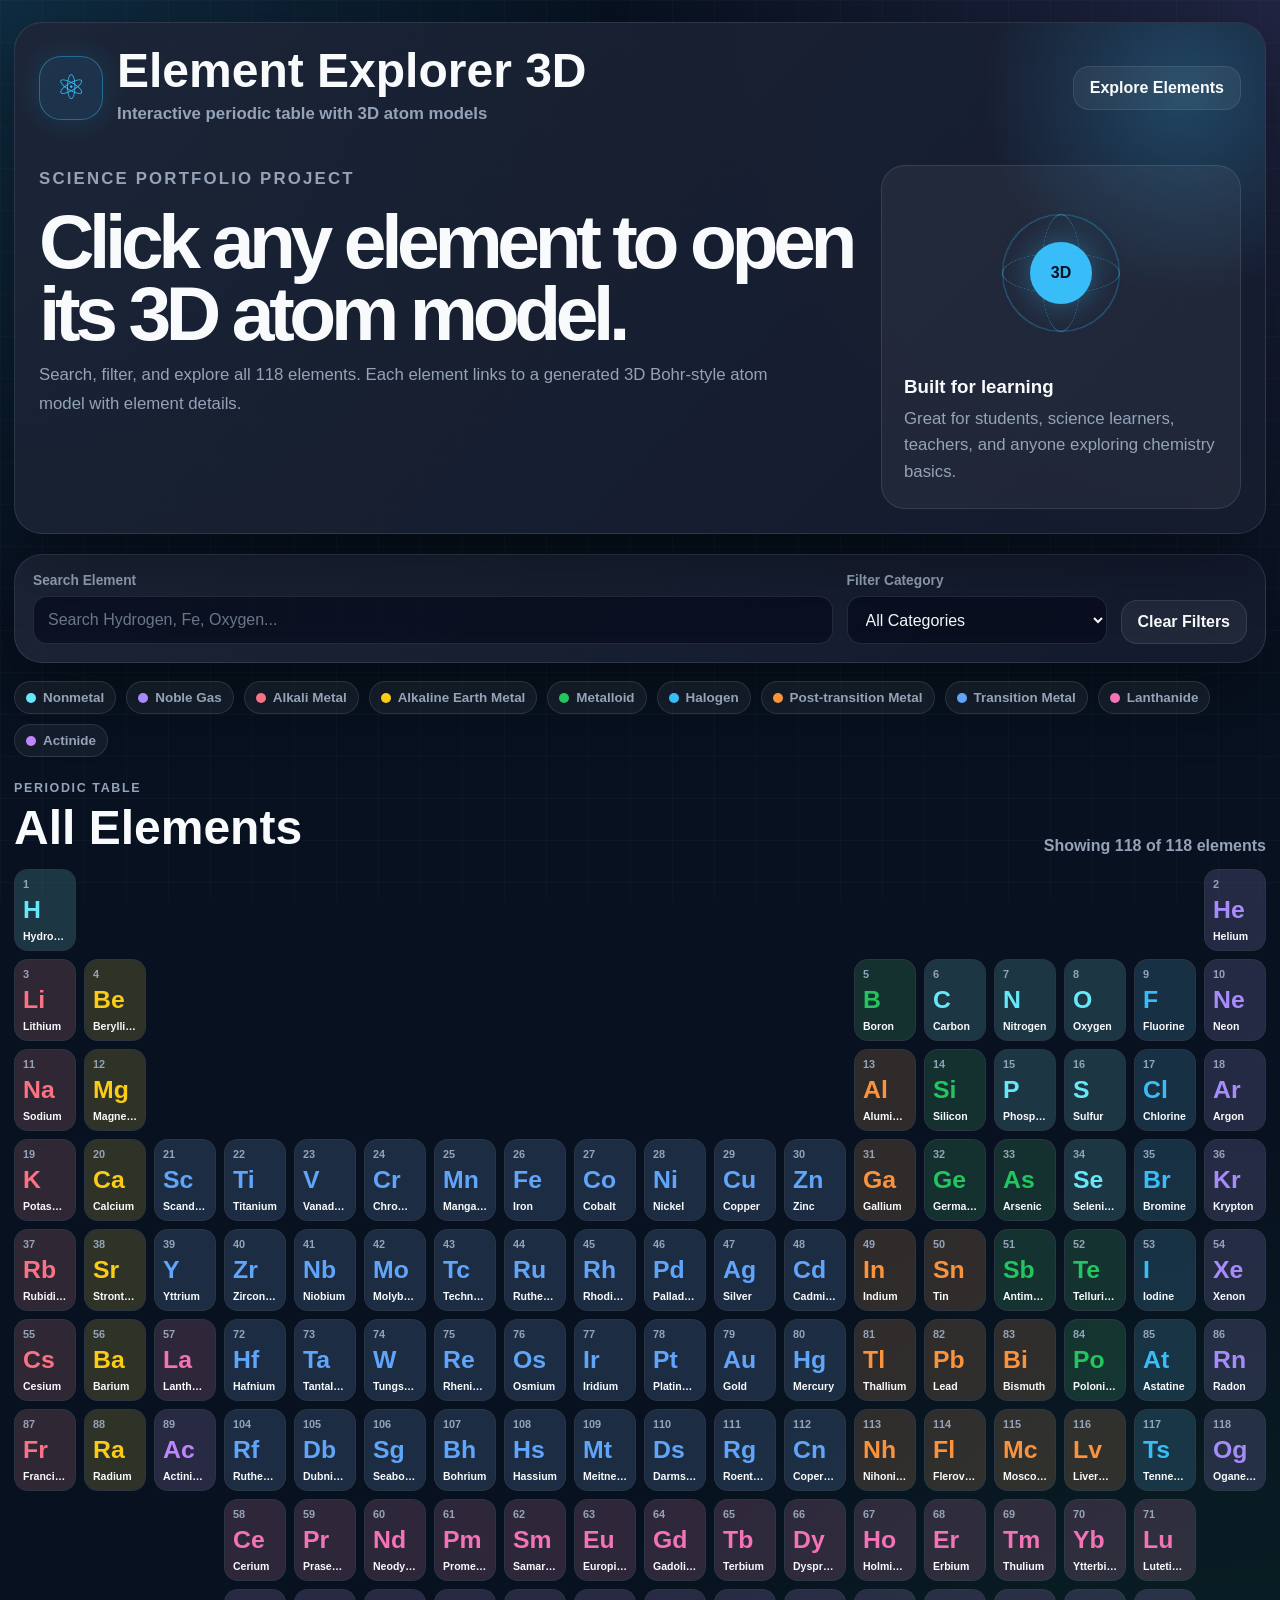
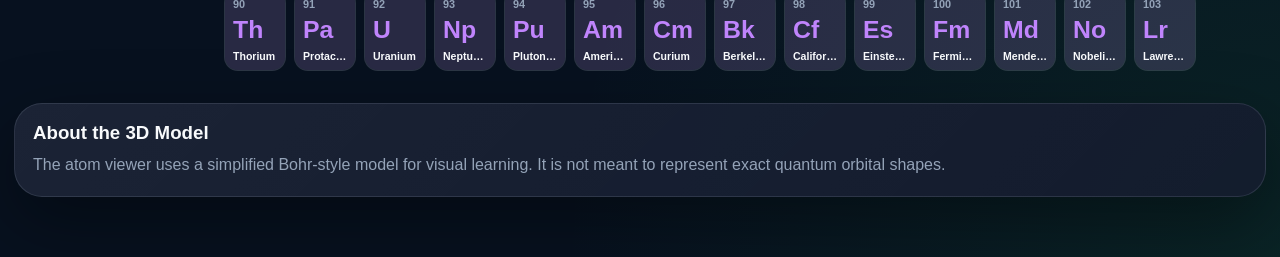
<file: index.html>
<!DOCTYPE html>
<html lang="en">
<head>
  <meta charset="UTF-8" />
  <meta name="viewport" content="width=device-width, initial-scale=1.0" />

  <title>Element Explorer 3D | Periodic Table</title>

  <link rel="stylesheet" href="style.css" />
</head>
<body>
  <div class="app-shell">
    <header class="hero">
      <nav class="navbar">
        <div class="brand">
          <div class="brand-icon">⚛</div>
          <div>
            <h1>Element Explorer 3D</h1>
            <p>Interactive periodic table with 3D atom models</p>
          </div>
        </div>

        <a class="nav-link" href="#periodicTable">Explore Elements</a>
      </nav>

      <section class="hero-grid">
        <div>
          <p class="eyebrow">Science Portfolio Project</p>
          <h2>Click any element to open its 3D atom model.</h2>
          <p>
            Search, filter, and explore all 118 elements. Each element links to a
            generated 3D Bohr-style atom model with element details.
          </p>
        </div>

        <div class="hero-card">
          <div class="mini-atom">
            <span></span>
            <span></span>
            <span></span>
            <strong>3D</strong>
          </div>

          <h3>Built for learning</h3>
          <p>
            Great for students, science learners, teachers, and anyone exploring chemistry basics.
          </p>
        </div>
      </section>
    </header>

    <main>
      <section class="controls-panel">
        <div class="search-box">
          <label for="searchInput">Search Element</label>
          <input
            id="searchInput"
            type="text"
            placeholder="Search Hydrogen, Fe, Oxygen..."
          />
        </div>

        <div class="filter-box">
          <label for="categoryFilter">Filter Category</label>
          <select id="categoryFilter">
            <option value="all">All Categories</option>
          </select>
        </div>

        <button id="clearButton" class="clear-button" type="button">
          Clear Filters
        </button>
      </section>

      <section class="legend" id="legend"></section>

      <section class="table-header">
        <div>
          <p class="eyebrow">Periodic Table</p>
          <h2>All Elements</h2>
        </div>

        <p id="resultCount">Showing 118 elements</p>
      </section>

      <section id="periodicTable" class="periodic-table"></section>

      <section class="note-panel">
        <h3>About the 3D Model</h3>
        <p>
          The atom viewer uses a simplified Bohr-style model for visual learning.
          It is not meant to represent exact quantum orbital shapes.
        </p>
      </section>
    </main>
  </div>

  <script src="script.js"></script>
</body>
</html>
</file>
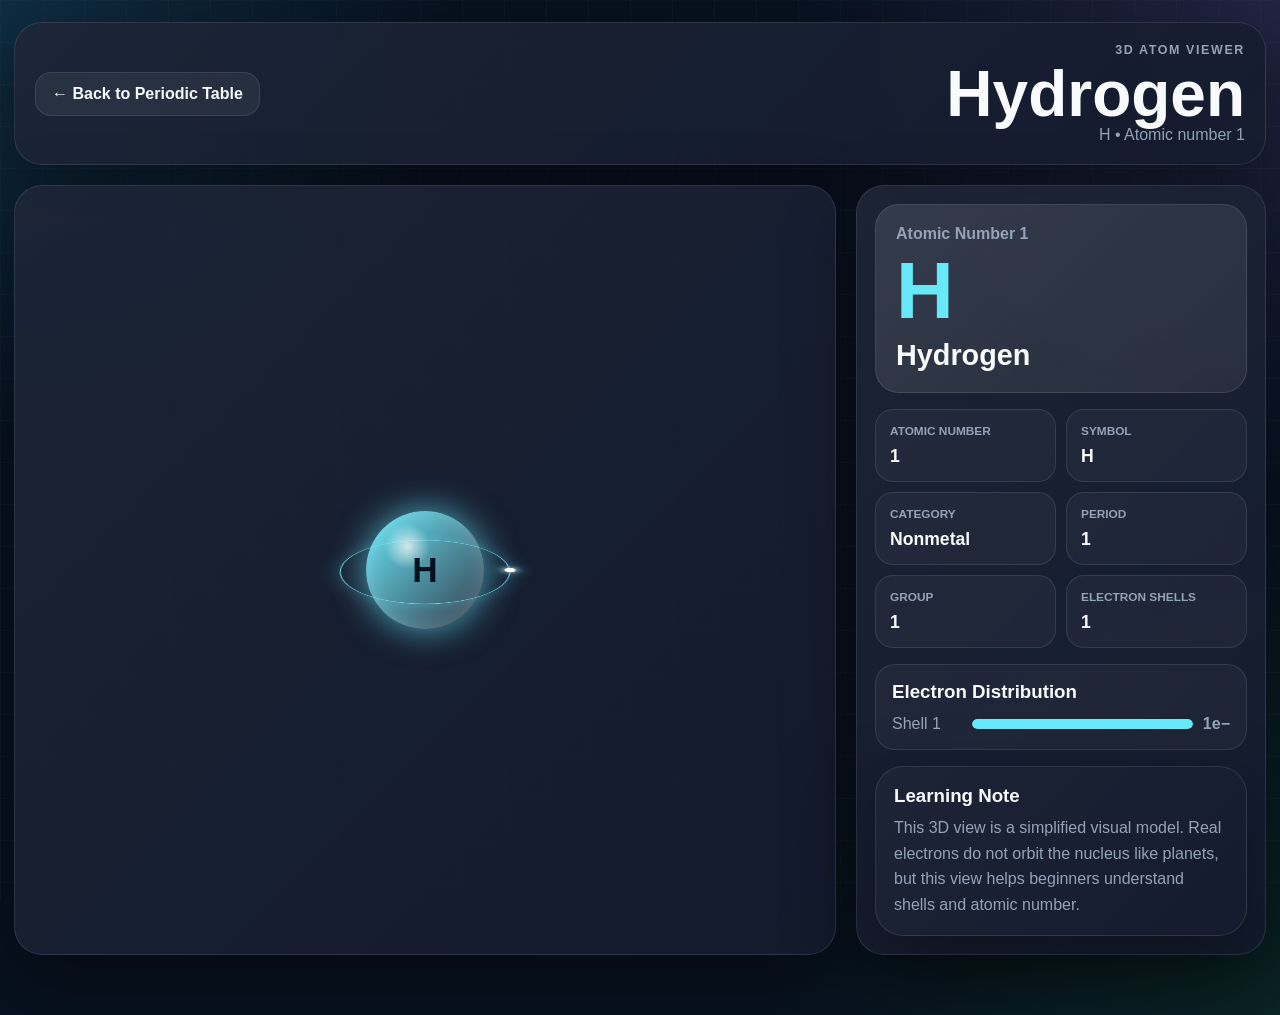
<file: model.html>
<!DOCTYPE html>
<html lang="en">
<head>
  <meta charset="UTF-8" />
  <meta name="viewport" content="width=device-width, initial-scale=1.0" />

  <title>3D Element Model | Element Explorer 3D</title>

  <link rel="stylesheet" href="style.css" />
</head>
<body>
  <div class="app-shell">
    <header class="model-header">
      <a class="back-link" href="index.html">← Back to Periodic Table</a>

      <div class="model-title">
        <p class="eyebrow">3D Atom Viewer</p>
        <h1 id="elementName">Element</h1>
        <p id="elementSubtitle">Interactive atom model</p>
      </div>
    </header>

    <main class="model-layout">
      <section class="atom-panel">
        <div id="atomScene" class="atom-scene"></div>
      </section>

      <aside class="element-info-panel">
        <div id="elementTile" class="large-element-tile"></div>

        <div class="info-grid">
          <article>
            <span>Atomic Number</span>
            <strong id="atomicNumber">0</strong>
          </article>

          <article>
            <span>Symbol</span>
            <strong id="elementSymbol">--</strong>
          </article>

          <article>
            <span>Category</span>
            <strong id="elementCategory">Unknown</strong>
          </article>

          <article>
            <span>Period</span>
            <strong id="elementPeriod">0</strong>
          </article>

          <article>
            <span>Group</span>
            <strong id="elementGroup">0</strong>
          </article>

          <article>
            <span>Electron Shells</span>
            <strong id="electronShells">0</strong>
          </article>
        </div>

        <div class="shell-panel">
          <h3>Electron Distribution</h3>
          <div id="shellList" class="shell-list"></div>
        </div>

        <div class="note-panel small-note-panel">
          <h3>Learning Note</h3>
          <p>
            This 3D view is a simplified visual model. Real electrons do not orbit
            the nucleus like planets, but this view helps beginners understand shells
            and atomic number.
          </p>
        </div>
      </aside>
    </main>
  </div>

  <script src="script.js"></script>
  <script src="model.js"></script>
</body>
</html>
</file>
<file: style.css>
* {
  box-sizing: border-box;
  margin: 0;
  padding: 0;
}

:root {
  --bg: #07111f;
  --panel: rgba(15, 23, 42, 0.9);
  --panel-strong: #111827;
  --text: #f8fafc;
  --muted: #94a3b8;
  --border: rgba(148, 163, 184, 0.18);
  --blue: #38bdf8;
  --purple: #a78bfa;
  --green: #22c55e;
  --yellow: #facc15;
  --orange: #fb923c;
  --red: #fb7185;
  --cyan: #67e8f9;
  --shadow: 0 24px 70px rgba(0, 0, 0, 0.38);
}

body {
  min-height: 100vh;
  font-family: Arial, Helvetica, sans-serif;
  color: var(--text);
  background:
    radial-gradient(circle at top left, rgba(56, 189, 248, 0.16), transparent 28%),
    radial-gradient(circle at top right, rgba(167, 139, 250, 0.16), transparent 30%),
    radial-gradient(circle at bottom right, rgba(34, 197, 94, 0.1), transparent 32%),
    var(--bg);
}

body::before {
  content: "";
  position: fixed;
  inset: 0;
  pointer-events: none;
  background:
    linear-gradient(rgba(255, 255, 255, 0.025) 1px, transparent 1px),
    linear-gradient(90deg, rgba(255, 255, 255, 0.025) 1px, transparent 1px);
  background-size: 42px 42px;
  z-index: -1;
}

button,
input,
select {
  font: inherit;
}

button {
  border: none;
  cursor: pointer;
}

a {
  color: inherit;
  text-decoration: none;
}

.app-shell {
  width: min(1500px, calc(100% - 28px));
  margin: 0 auto;
  padding: 22px 0 60px;
}

.hero,
.model-header,
.controls-panel,
.note-panel,
.chart-card,
.element-info-panel,
.atom-panel {
  border: 1px solid var(--border);
  border-radius: 28px;
  background:
    linear-gradient(135deg, rgba(255, 255, 255, 0.06), rgba(255, 255, 255, 0.025)),
    var(--panel);
  box-shadow: var(--shadow);
}

.hero {
  overflow: hidden;
  padding: 24px;
  position: relative;
}

.hero::after {
  content: "";
  position: absolute;
  width: 420px;
  height: 420px;
  right: -130px;
  top: -140px;
  border-radius: 50%;
  background: radial-gradient(circle, rgba(56, 189, 248, 0.25), transparent 68%);
}

.navbar {
  position: relative;
  z-index: 1;
  display: flex;
  justify-content: space-between;
  gap: 18px;
  align-items: center;
  margin-bottom: 36px;
}

.brand {
  display: flex;
  align-items: center;
  gap: 14px;
}

.brand-icon {
  width: 64px;
  height: 64px;
  display: grid;
  place-items: center;
  border-radius: 22px;
  border: 1px solid rgba(56, 189, 248, 0.4);
  color: var(--blue);
  background: rgba(56, 189, 248, 0.1);
  font-size: 2.1rem;
  box-shadow: 0 0 28px rgba(56, 189, 248, 0.16);
}

.brand h1 {
  font-size: clamp(1.8rem, 4vw, 3rem);
  line-height: 1;
}

.brand p {
  margin-top: 5px;
  color: var(--muted);
  font-weight: 700;
}

.nav-link,
.back-link,
.clear-button {
  border: 1px solid var(--border);
  border-radius: 16px;
  padding: 12px 16px;
  background: rgba(255, 255, 255, 0.06);
  color: var(--text);
  font-weight: 900;
}

.hero-grid {
  position: relative;
  z-index: 1;
  display: grid;
  grid-template-columns: 1fr 360px;
  gap: 24px;
  align-items: stretch;
}

.eyebrow {
  color: var(--blue);
  font-size: 0.78rem;
  font-weight: 900;
  letter-spacing: 0.13em;
  text-transform: uppercase;
}

.hero h2 {
  max-width: 850px;
  margin: 12px 0;
  font-size: clamp(2.4rem, 6vw, 5.5rem);
  line-height: 0.94;
  letter-spacing: -0.07em;
}

.hero p {
  max-width: 760px;
  color: var(--muted);
  line-height: 1.7;
  font-size: 1.05rem;
}

.hero-card {
  position: relative;
  overflow: hidden;
  border: 1px solid var(--border);
  border-radius: 24px;
  padding: 22px;
  background: rgba(255, 255, 255, 0.05);
}

.hero-card h3 {
  margin: 18px 0 8px;
}

.hero-card p {
  color: var(--muted);
  line-height: 1.6;
}

.mini-atom {
  position: relative;
  width: 170px;
  height: 170px;
  margin: 0 auto;
  display: grid;
  place-items: center;
}

.mini-atom strong {
  width: 62px;
  height: 62px;
  display: grid;
  place-items: center;
  border-radius: 50%;
  background: var(--blue);
  color: #07111f;
  box-shadow: 0 0 30px rgba(56, 189, 248, 0.4);
}

.mini-atom span {
  position: absolute;
  inset: 26px;
  border: 1px solid rgba(56, 189, 248, 0.45);
  border-radius: 50%;
}

.mini-atom span:nth-child(1) {
  transform: rotateX(70deg);
}

.mini-atom span:nth-child(2) {
  transform: rotateY(70deg);
}

.mini-atom span:nth-child(3) {
  transform: rotate(45deg);
}

main {
  margin-top: 20px;
}

.controls-panel {
  display: grid;
  grid-template-columns: 1fr 260px auto;
  gap: 14px;
  align-items: end;
  padding: 18px;
  margin-bottom: 18px;
}

.search-box label,
.filter-box label {
  display: block;
  margin-bottom: 8px;
  color: var(--muted);
  font-weight: 900;
  font-size: 0.86rem;
}

.search-box input,
.filter-box select {
  width: 100%;
  min-height: 48px;
  border: 1px solid var(--border);
  border-radius: 14px;
  padding: 12px 14px;
  background: rgba(2, 6, 23, 0.55);
  color: var(--text);
  outline: none;
}

.search-box input::placeholder {
  color: rgba(148, 163, 184, 0.7);
}

.search-box input:focus,
.filter-box select:focus {
  border-color: var(--blue);
  box-shadow: 0 0 0 4px rgba(56, 189, 248, 0.1);
}

.legend {
  display: flex;
  flex-wrap: wrap;
  gap: 10px;
  margin-bottom: 22px;
}

.legend-item {
  display: inline-flex;
  align-items: center;
  gap: 7px;
  border: 1px solid var(--border);
  border-radius: 999px;
  padding: 8px 11px;
  background: rgba(255, 255, 255, 0.05);
  color: var(--muted);
  font-weight: 800;
  font-size: 0.84rem;
}

.legend-dot {
  width: 10px;
  height: 10px;
  border-radius: 50%;
}

.table-header {
  display: flex;
  justify-content: space-between;
  gap: 18px;
  align-items: end;
  margin: 24px 0 14px;
}

.table-header h2 {
  margin-top: 5px;
  font-size: clamp(1.8rem, 4vw, 3rem);
}

.table-header p {
  color: var(--muted);
  font-weight: 800;
}

.periodic-table {
  display: grid;
  grid-template-columns: repeat(18, minmax(62px, 1fr));
  grid-auto-rows: 82px;
  gap: 8px;
  overflow-x: auto;
  padding-bottom: 10px;
}

.element-card {
  position: relative;
  overflow: hidden;
  display: grid;
  align-content: space-between;
  min-width: 62px;
  min-height: 82px;
  border: 1px solid var(--border);
  border-radius: 14px;
  padding: 8px;
  background: rgba(255, 255, 255, 0.05);
  transition: 0.2s ease;
}

.element-card::before {
  content: "";
  position: absolute;
  inset: 0;
  opacity: 0.12;
  background: var(--category-color);
}

.element-card:hover {
  transform: translateY(-4px) scale(1.02);
  border-color: var(--category-color);
  box-shadow: 0 0 24px color-mix(in srgb, var(--category-color), transparent 70%);
}

.element-number {
  position: relative;
  z-index: 1;
  color: var(--muted);
  font-size: 0.68rem;
  font-weight: 800;
}

.element-symbol {
  position: relative;
  z-index: 1;
  display: block;
  color: var(--category-color);
  font-size: 1.55rem;
  font-weight: 900;
  line-height: 1;
}

.element-name {
  position: relative;
  z-index: 1;
  color: var(--text);
  font-size: 0.66rem;
  font-weight: 800;
  white-space: nowrap;
  overflow: hidden;
  text-overflow: ellipsis;
}

.element-card.hidden {
  opacity: 0.18;
  pointer-events: none;
  filter: grayscale(1);
}

.note-panel {
  margin-top: 22px;
  padding: 18px;
}

.note-panel h3 {
  margin-bottom: 8px;
}

.note-panel p {
  color: var(--muted);
  line-height: 1.6;
}

/* Model page */

.model-header {
  display: flex;
  justify-content: space-between;
  align-items: center;
  gap: 18px;
  padding: 20px;
}

.model-title {
  text-align: right;
}

.model-title h1 {
  margin-top: 5px;
  font-size: clamp(2rem, 5vw, 4rem);
  line-height: 1;
}

.model-title p {
  color: var(--muted);
}

.model-layout {
  display: grid;
  grid-template-columns: minmax(0, 1fr) 410px;
  gap: 20px;
}

.atom-panel {
  min-height: 720px;
  display: grid;
  place-items: center;
  padding: 26px;
  overflow: hidden;
}

.atom-scene {
  position: relative;
  width: min(640px, 82vw);
  height: min(640px, 82vw);
  display: grid;
  place-items: center;
  perspective: 1200px;
  transform-style: preserve-3d;
}

.nucleus {
  position: absolute;
  z-index: 5;
  width: 118px;
  height: 118px;
  display: grid;
  place-items: center;
  border-radius: 50%;
  background:
    radial-gradient(circle at 35% 30%, rgba(255, 255, 255, 0.72), transparent 20%),
    linear-gradient(135deg, var(--category-color), #ffffff22);
  color: #06101f;
  font-weight: 900;
  font-size: 2.2rem;
  box-shadow:
    0 0 35px color-mix(in srgb, var(--category-color), transparent 30%),
    inset 0 0 20px rgba(255, 255, 255, 0.2);
}

.shell {
  position: absolute;
  border: 1px solid color-mix(in srgb, var(--category-color), white 12%);
  border-radius: 50%;
  transform-style: preserve-3d;
  animation: orbitSpin linear infinite;
  box-shadow: 0 0 24px color-mix(in srgb, var(--category-color), transparent 78%);
}

.shell:nth-child(even) {
  transform: rotateX(68deg);
}

.shell:nth-child(odd) {
  transform: rotateY(68deg);
}

.electron {
  position: absolute;
  left: 50%;
  top: 50%;
  width: 11px;
  height: 11px;
  border-radius: 50%;
  background: #ffffff;
  box-shadow:
    0 0 10px white,
    0 0 18px var(--category-color);
}

@keyframes orbitSpin {
  from {
    rotate: 0deg;
  }

  to {
    rotate: 360deg;
  }
}

.element-info-panel {
  padding: 18px;
}

.large-element-tile {
  border: 1px solid var(--border);
  border-radius: 24px;
  padding: 20px;
  background:
    linear-gradient(135deg, rgba(255, 255, 255, 0.08), rgba(255, 255, 255, 0.03)),
    rgba(255, 255, 255, 0.04);
  margin-bottom: 16px;
}

.large-element-tile span {
  color: var(--muted);
  font-weight: 900;
}

.large-element-tile strong {
  display: block;
  color: var(--category-color);
  font-size: 5rem;
  line-height: 0.95;
  margin: 10px 0;
}

.large-element-tile h2 {
  font-size: 1.8rem;
}

.info-grid {
  display: grid;
  grid-template-columns: 1fr 1fr;
  gap: 10px;
}

.info-grid article {
  border: 1px solid var(--border);
  border-radius: 18px;
  padding: 14px;
  background: rgba(255, 255, 255, 0.04);
}

.info-grid span {
  display: block;
  color: var(--muted);
  font-size: 0.74rem;
  font-weight: 900;
  text-transform: uppercase;
  margin-bottom: 8px;
}

.info-grid strong {
  font-size: 1.1rem;
}

.shell-panel {
  margin-top: 16px;
  border: 1px solid var(--border);
  border-radius: 20px;
  padding: 16px;
  background: rgba(255, 255, 255, 0.04);
}

.shell-panel h3 {
  margin-bottom: 12px;
}

.shell-list {
  display: grid;
  gap: 9px;
}

.shell-row {
  display: grid;
  grid-template-columns: 70px 1fr auto;
  gap: 10px;
  align-items: center;
  color: var(--muted);
}

.shell-track {
  height: 10px;
  border-radius: 999px;
  background: rgba(148, 163, 184, 0.14);
  overflow: hidden;
}

.shell-fill {
  height: 100%;
  border-radius: 999px;
  background: var(--category-color);
}

.small-note-panel {
  margin-top: 16px;
}

@media (max-width: 1100px) {
  .hero-grid,
  .model-layout {
    grid-template-columns: 1fr;
  }

  .model-title {
    text-align: left;
  }

  .controls-panel {
    grid-template-columns: 1fr;
  }

  .periodic-table {
    grid-template-columns: repeat(18, 70px);
  }
}

@media (max-width: 720px) {
  .app-shell {
    width: min(100% - 18px, 1500px);
    padding-top: 12px;
  }

  .navbar,
  .model-header,
  .table-header {
    align-items: flex-start;
    flex-direction: column;
  }

  .hero {
    padding: 18px;
  }

  .hero h2 {
    font-size: 2.8rem;
  }

  .atom-panel {
    min-height: 500px;
  }

  .info-grid {
    grid-template-columns: 1fr;
  }
}
</file>
